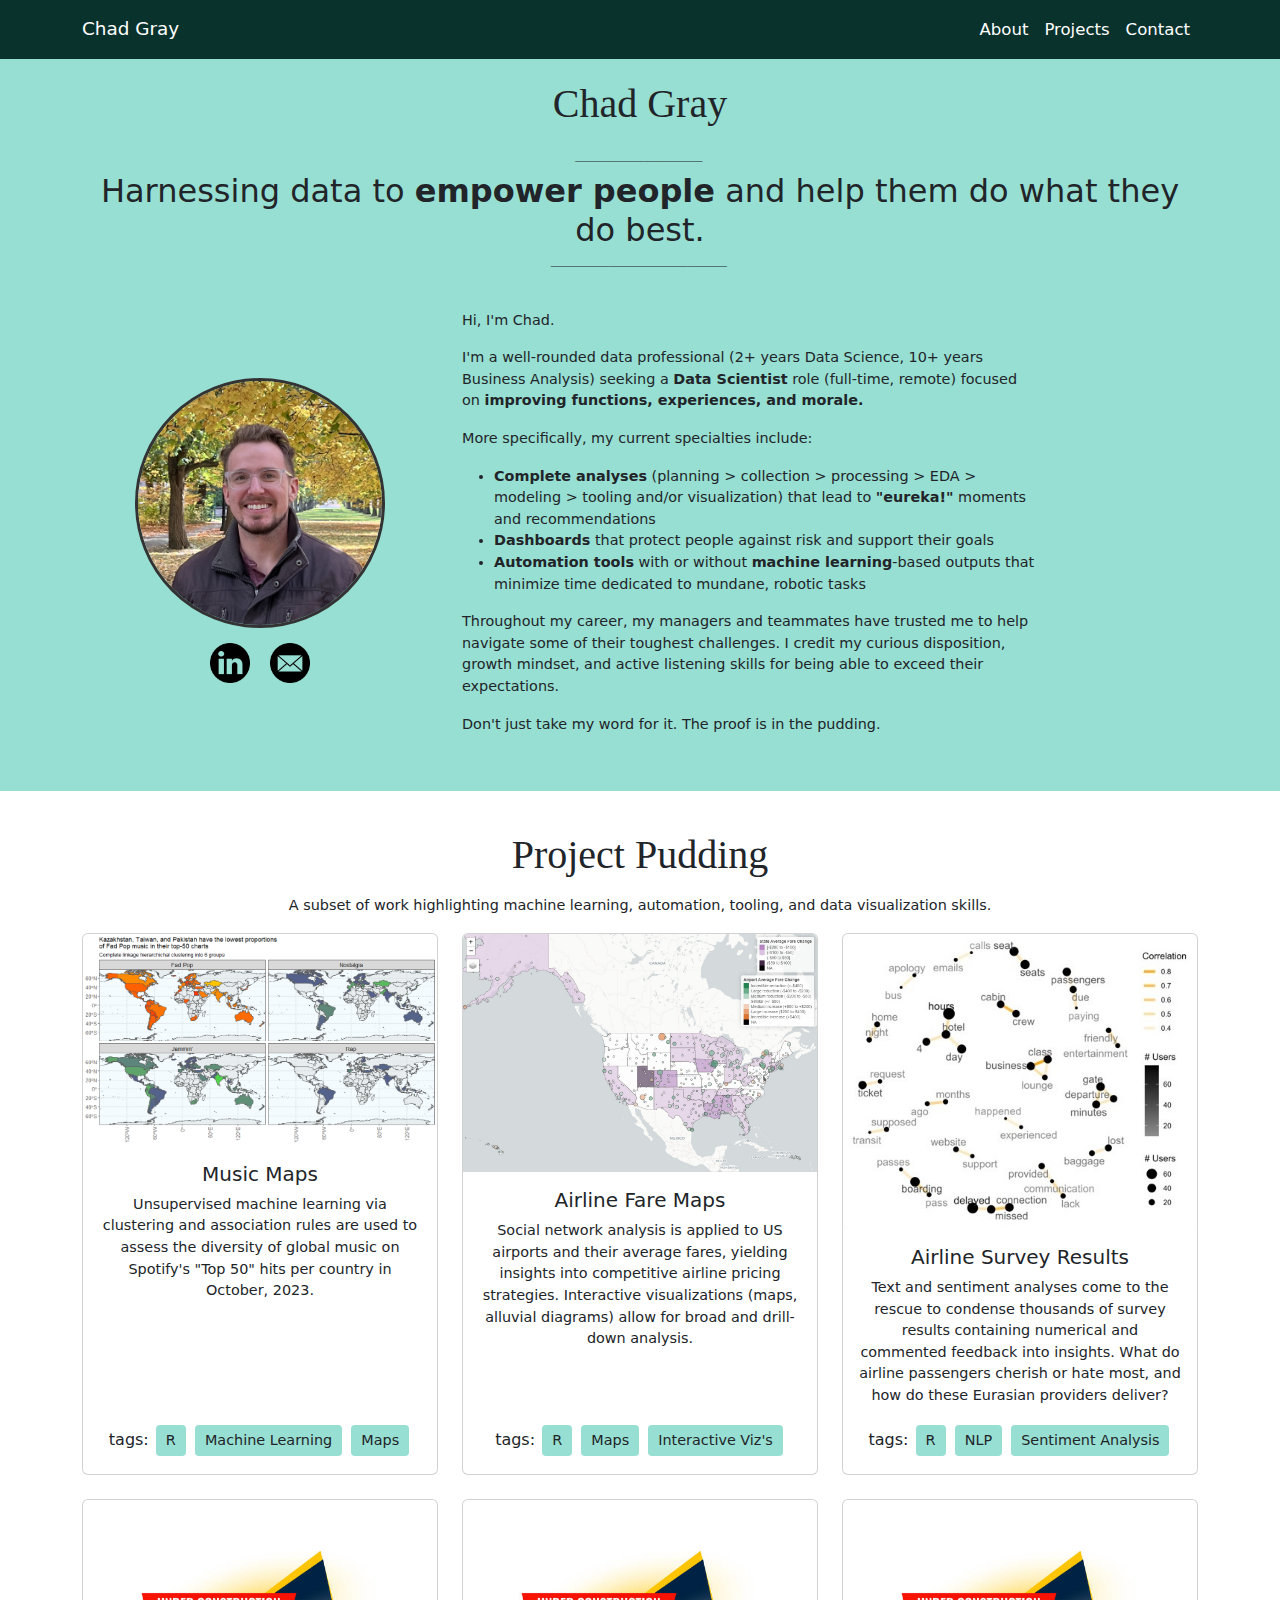
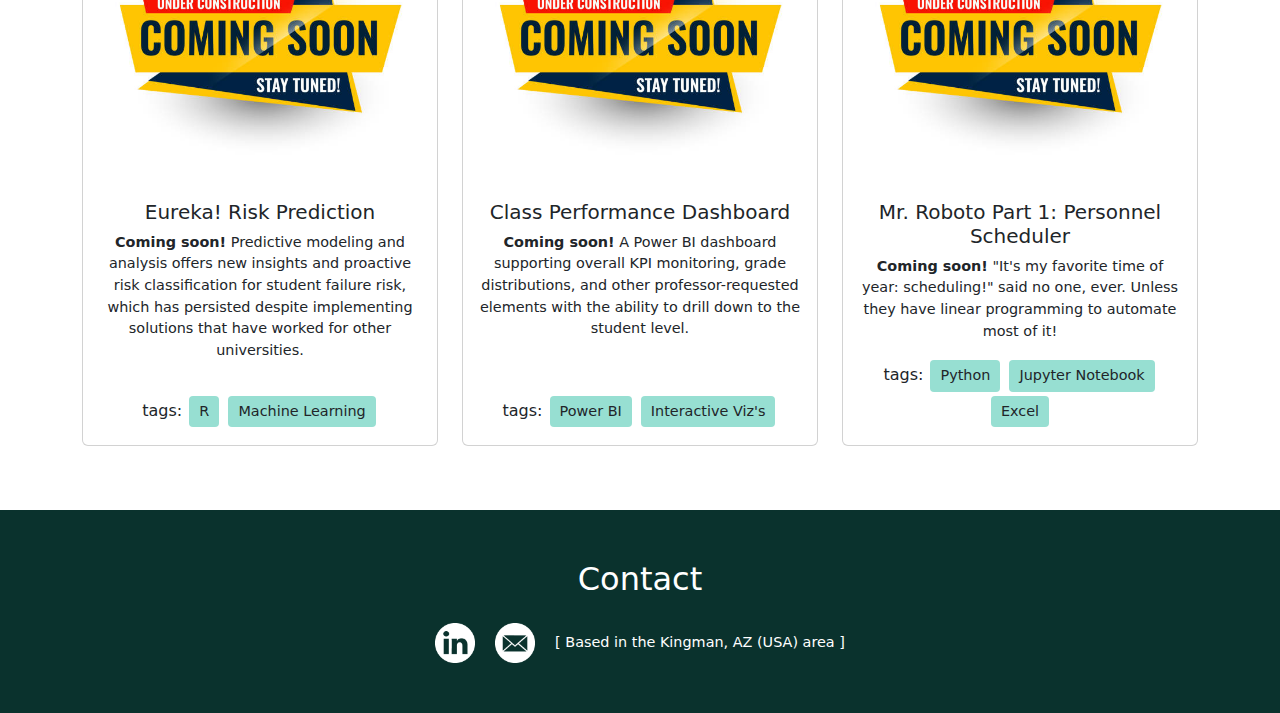
<file: index.html>
<!DOCTYPE html>
<html lang="en">
<head>
  <meta charset="UTF-8" />
  <meta name="viewport" content="width=device-width, initial-scale=1.0" />
  <title>Chad Gray Portfolio</title>
  <!-- Bootstrap CSS -->
  <link rel="stylesheet" href="https://cdn.jsdelivr.net/npm/bootstrap@5.3.0/dist/css/bootstrap.min.css">
  <link rel="stylesheet" href="project_style.css"> <!-- reference the master styling -->
  
  <style>  
    /* Custom styles for the About section */
    #about {
      padding: 80px 0 40px;
	  background: rgba(151, 223, 210, 1);
    }
    .about-avatar {
      width: 250px;
      height: 250px;
      object-fit: cover;
	    border-radius: 50%;
      border: 3px solid #333;
    }	
  </style>
</head>



<body>

	<!-- Nav Bar -->
	<div id='header'></div>

  <!-- About Section -->
  <section id="about">
    <div class="container">
      <!-- Large centered headline -->
      <h1 class="text-center mb-4">Chad Gray</h1>
	  <p class="style-line">_____________</p>
	  <p></p>
	  <h2 class='text-center'>Harnessing data to <b>empower people</b> and help them do what they do best.</h2>
	  
	  <p class="style-line">__________________</p>
	  <br><br>
	  <div class="row align-items-center">
	  
		  <!-- Profile pic and icons on left -->
		  <div class="col-md-4 text-center"> <!-- text-md-left -->
			  <img
				src="images/projects/profile.png"
				alt="Profile Picture"
				class="about-avatar"
			  />
		  
		  <!-- Contact icons (linkedin and email) -->
			  <div class='about-icons'>
				<a href='https://www.linkedin.com/in/chad-gray-55aaa251/' target='_blank'>
					<img src='icons/linkedin.png' alt='linkedin'>
				</a>
				<a href='mailto:chadgray@buffalo.edu'>
					<img src='icons/envelope4.png' alt='email'>
				</a>
			  </div>
		  </div>
      
		  <!-- Text on right -->
		  <div class="about-text">
			<p>Hi, I'm Chad.</p>
			<p>I'm a well-rounded data professional (2+ years Data Science,
			  10+ years Business Analysis) seeking a <b>Data Scientist</b> role (full-time, remote)
			  focused on <b>improving functions, experiences, and morale.</b></p>
			<p>
			  More specifically, my current specialties include:
			  <ul class="text-left" style="list-style-position: inside;">
				  <li> <b>Complete analyses</b> (planning > collection > processing > EDA > modeling > tooling and/or visualization)
				    that lead to <b>"eureka!"</b> moments and recommendations</li>
				  <li> <b>Dashboards</b> that protect people against risk and support their goals </li>
				  <li> <b>Automation tools</b> with or without <b>machine learning</b>-based outputs
				  that minimize time dedicated to mundane, robotic tasks </li>
			  </ul>
			</p>	  
			<p>Throughout my career, my managers and teammates have trusted me to help navigate some of their
			  toughest challenges. I credit my curious disposition, growth mindset, and active listening skills for
			  being able to exceed their expectations.</p>
			
			<p>Don't just take my word for it. The proof is in the pudding.</p>
		  </div>
	  </div>
    </div>
  </section>






 <section id="projects">
    <div class="container text-center">
      <!-- Centered heading for the Projects section -->
      <h1 class="mb-3">Project Pudding</h1>
      
	    <div class="content">
			<p>A subset of work highlighting machine learning, automation, tooling, and data visualization skills.</p>
	    </div>
		
      <!-- Bootstrap row for project cards -->
      <div class="row justify-content-center">
        

		
		
		
		<!-- 4th Project Card -->
        <div class="col-md-4 mb-4">
		<a href='music_maps.html' class='text-decoration-none text-reset'> <!-- new add for hover -->
          <div class="card h-100">
			<div class='card-img-container'> <!-- new add for hover -->
				<img
				  src="images/projects/spotify/cover.png"
				  class="card-img-top"
				  alt="Spotify Music"
				/>
				<div class='overlay'></div> <!-- new add for hover -->
			</div> <!-- this here ensures the overlay only pertains to the image -->
            <div class="card-body d-flex flex-column">
              <h5 class="card-title">Music Maps</h5>
              <p class="card-text">
			    Unsupervised machine learning via clustering and association rules
				are used to assess the diversity of global music
				on Spotify's "Top 50" hits per country in October, 2023.
              </p>
				<div class="mt-auto">tags:
				  <span class="skill-box">R</span>
				  <span class="skill-box">Machine Learning</span>
				  <span class="skill-box">Maps</span>
				</div>
              </div>
            </div>
		</a>
        </div>
		
		
		<!-- 5th Project Card -->
        <div class="col-md-4 mb-4">
		<a href='airline_fare_maps.html' class='text-decoration-none text-reset'> <!-- new add for hover -->
          <div class="card h-100">
			<div class='card-img-container'>
				<img
				  src="images/projects/airline_network/cover.jpg"
				  class="card-img-top"
				  alt="Airline Fare Changes (map)"
				/>
				<!-- <div class='overlay'></div> --> <!-- new add for hover effect -->
			</div> <!-- this here ensures the overlay only pertains to the image -->
            <div class="card-body d-flex flex-column">
              <h5 class="card-title">Airline Fare Maps</h5>
              <p class="card-text">								
                Social network analysis is applied to US airports and their average fares, 
				yielding insights into competitive airline pricing strategies. 
				Interactive visualizations (maps, alluvial diagrams) allow for broad and drill-down analysis.
              </p>
				<div class="mt-auto">tags:
				  <span class="skill-box">R</span>
				  <span class="skill-box">Maps</span>
				  <span class="skill-box">Interactive Viz's</span>
				</div>
              </div>
            </div>
		</a>
        </div>
		
		
		<!-- 6th Project Card -->
        <div class="col-md-4 mb-4">
		<a href='airline_survey_results.html' class='text-decoration-none text-reset'> <!-- new add for hover -->
          <div class="card h-100">
			<div class='card-img-container'> <!-- new add for hover -->
				<img
				  src="images/projects/airline_nlp/cover2.jpg"
				  class="card-img-top"
				  alt="Airline Survey Reviews"
				/>
				<!-- <div class='overlay'></div> <!-- new add for hover -->
			</div> <!-- this here ensures the overlay only pertains to the image -->
            <div class="card-body d-flex flex-column">
              <h5 class="card-title">Airline Survey Results</h5>
              <p class="card-text">
                Text and sentiment analyses come to the rescue to condense thousands of survey results
				containing numerical and commented feedback into insights. What do airline passengers cherish or hate
				most, and how do these Eurasian providers deliver?
              </p>
				<div class="mt-auto">tags:
				  <span class="skill-box">R</span>
				  <span class="skill-box">NLP</span>
				  <span class="skill-box">Sentiment Analysis</span>
				</div>
            </div>
			  
			  
          </div>
		</a>
        </div>
		
		
		
				<!-- First Project Card -->
        <div class="col-md-4 mb-4">
			<!-- <a href=https://example.com/project1" class="text-decoration-none text-reset"> <!-- clickable card. Edit link. -->
			  <div class="card no-hover h-100">
				  <div class="card-img-container"> <!-- src="images/projects/risk_prediction/cover.jpg" -->
					<img
					  src="images/projects/under_construction2.jpg"
					  class="card-img-top"
					  alt="Eureka! Risk Prediction"
					/>
					<!-- <div class="overlay"></div> -->
				  </div>
				<div class="card-body d-flex flex-column">
				  <h5 class="card-title">Eureka! Risk Prediction</h5>
				  <p class="card-text">
				  <b>Coming soon!</b>
				  
					Predictive modeling and analysis offers new insights and proactive risk classification for student failure risk,
					which has persisted despite implementing solutions that have worked for other universities.
				  </p>
				  <!-- Button links at the bottom -->
				  <!-- <div class="mt-auto"> -->
					<!-- replace href="#" with the actual URL -->
					<!-- change the class to customize button, i.e. btn-info, btn-success -->
					<!-- <a href="#" class="btn btn-primary">Blog Post</a> -->
					<!-- <a href="#" class="btn btn-secondary">Source Code</a> -->
					
					<!-- Skill textboxes -->
					<div class="mt-auto">tags:
					  <span class="skill-box">R</span>
					  <span class="skill-box">Machine Learning</span>
					</div>
					
				</div>
			  </div>
			<!-- </a> -->
        </div>
        
        <!-- Second Project Card -->
        <div class="col-md-4 mb-4">
		<!-- <a href='https://example.com/project2' class='text-decoration-none text-reset'> <!-- new add for hover -->
          <div class="card no-hover h-100">
			<div class='card-img-container'> <!-- new add for hover src="images/projects/dashboard_tbd/under_construction.jpg" --> 
				<img
				  src="images/projects/under_construction2.jpg"
				  class="card-img-top"
				  alt="Coming Soon! Education Dashboard"
				/>
				<!-- <div class='overlay'></div> <!-- new add for hover -->
			</div> <!-- this here ensures the overlay only pertains to the image -->
            <div class="card-body d-flex flex-column">
              <h5 class="card-title">Class Performance Dashboard</h5>
              <p class="card-text">
                <b>Coming soon!</b>
				A Power BI dashboard supporting overall KPI monitoring,
				grade distributions, and other professor-requested elements with the ability
				to drill down to the student level.
              </p>
				<div class="mt-auto">tags:
				  <span class="skill-box">Power BI</span>
				  <span class="skill-box">Interactive Viz's</span>
				</div>
              </div>
            </div>
		<!-- </a> -->
        </div>
        
        
        <!-- Third Project Card -->
        <div class="col-md-4 mb-4">
		<!-- <a href='https://example.com/project3' class='text-decoration-none text-reset'> -->
          <div class="card no-hover h-100">
		  <div class='card-img-container'> <!-- new add for hover src="images/projects/scheduler/cover.jpg"-->
            <img
			  src="images/projects/under_construction2.jpg"
              class="card-img-top"
              alt="Mr. Roboto Pt1: Personnel Scheduler"
            />
			<!-- <div class="overlay"></div> -->
		  </div>
            <div class="card-body d-flex flex-column">
              <h5 class="card-title">Mr. Roboto Part 1: Personnel Scheduler</h5>
              <p class="card-text">
			  <b>Coming soon!</b>
			  
                "It's my favorite time of year: scheduling!" said no one, ever. 
				Unless they have linear programming to automate most of it!
              </p>
				 <!-- Skill textbox -->
                <div class="mt-auto">tags:
                  <span class="skill-box">Python</span>
				  <span class="skill-box">Jupyter Notebook</span>
				  <span class="skill-box">Excel</span>
                </div>
				
              </div>
          </div>
		  <!-- </a> -->
        </div>
		
	</div><!-- End of row -->
	</div><!-- End of container -->
 </section>
 
 
 <!-- contact information -->
 <div id='footer'></div>
 
<!-- JavaScript to pull navbar and contact footer data -->
<script>
	// Bootstrap should only initialize AFTER the header and footer fully load, to ensure hamburger function.
	fetch('navbar.html')
		.then(response => response.text())
		.then(data => {
			document.getElementById("header").innerHTML = data;
			
			//Now reinitialize bootstrap
			const script = document.createElement('script');
			script.src = 'https://cdn.jsdelivr.net/npm/bootstrap@5.3.0/dist/js/bootstrap.bundle.min.js';
			script.defer = true;
			document.body.appendChild(script);
		});
		
	fetch('footer.html')
		.then(response => response.text())
		.then(data => document.getElementById('footer').innerHTML = data);
</script>

</body>
</html>
</file>
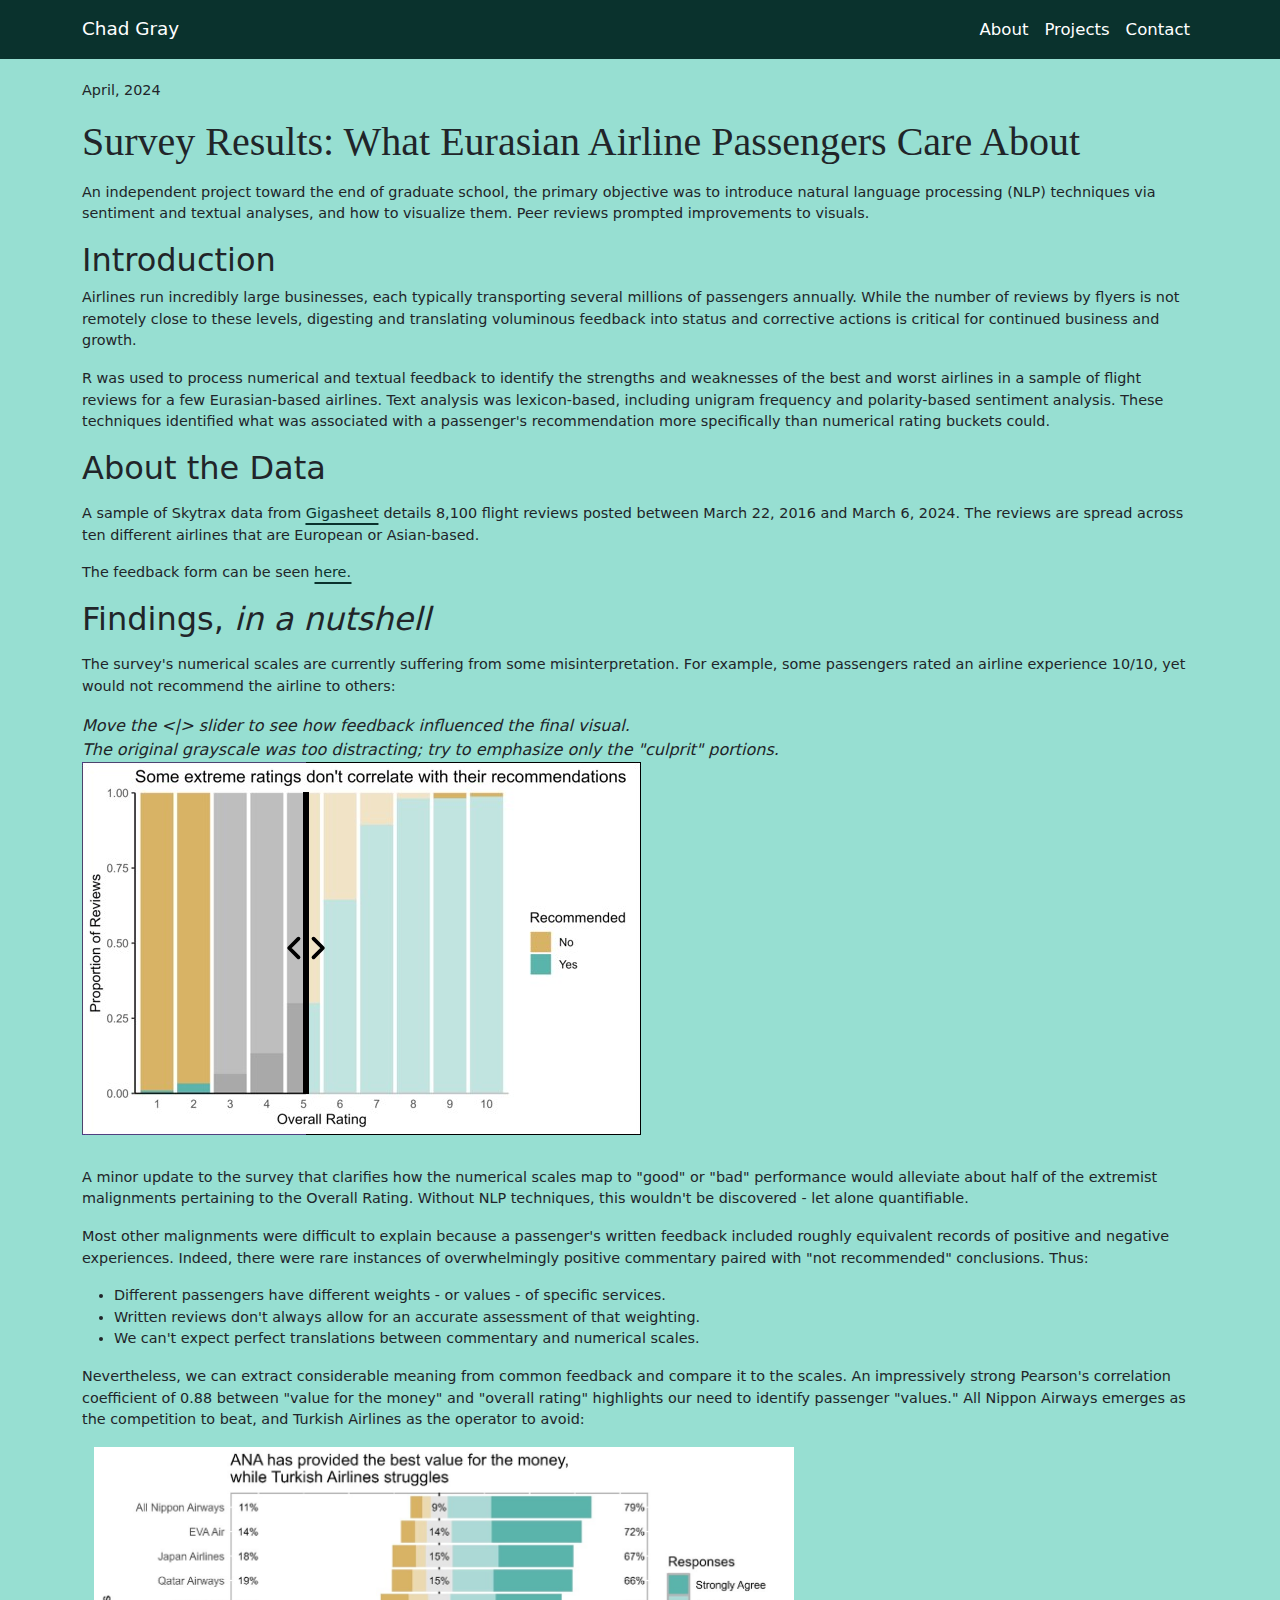
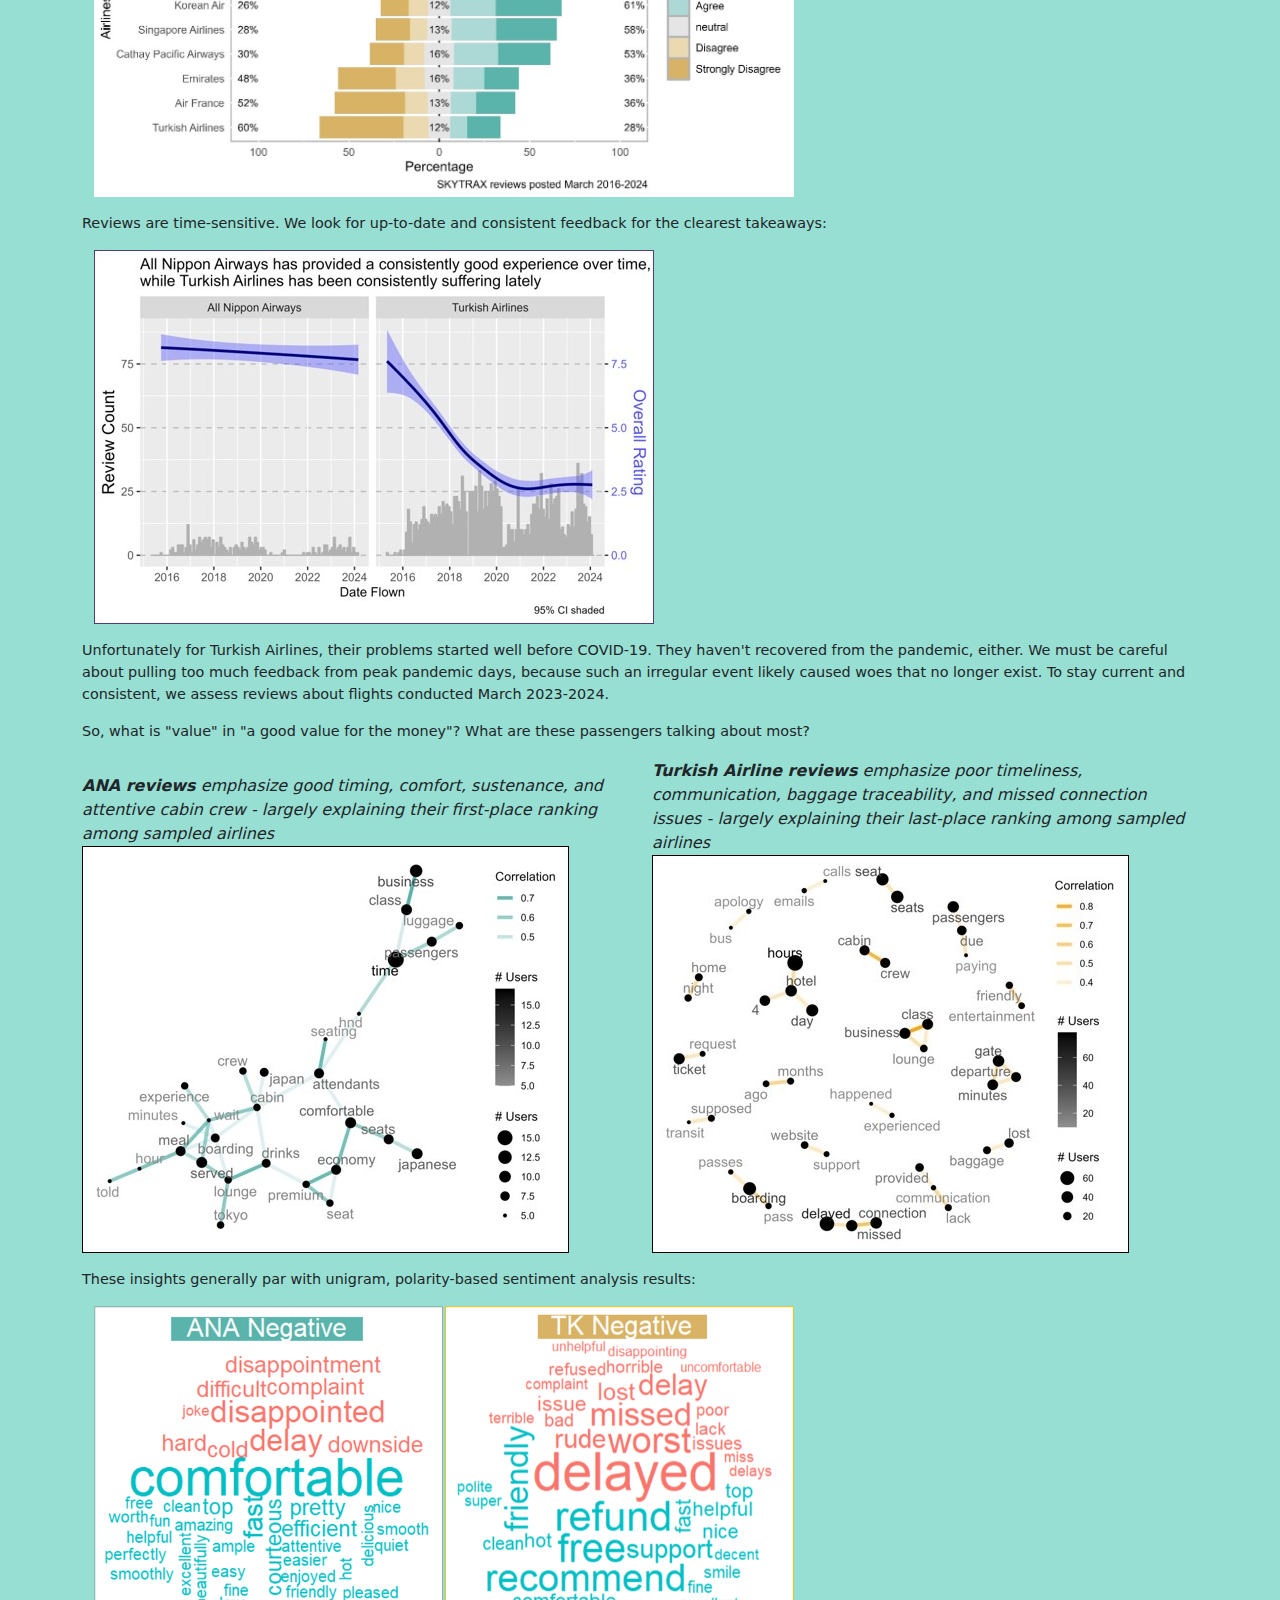
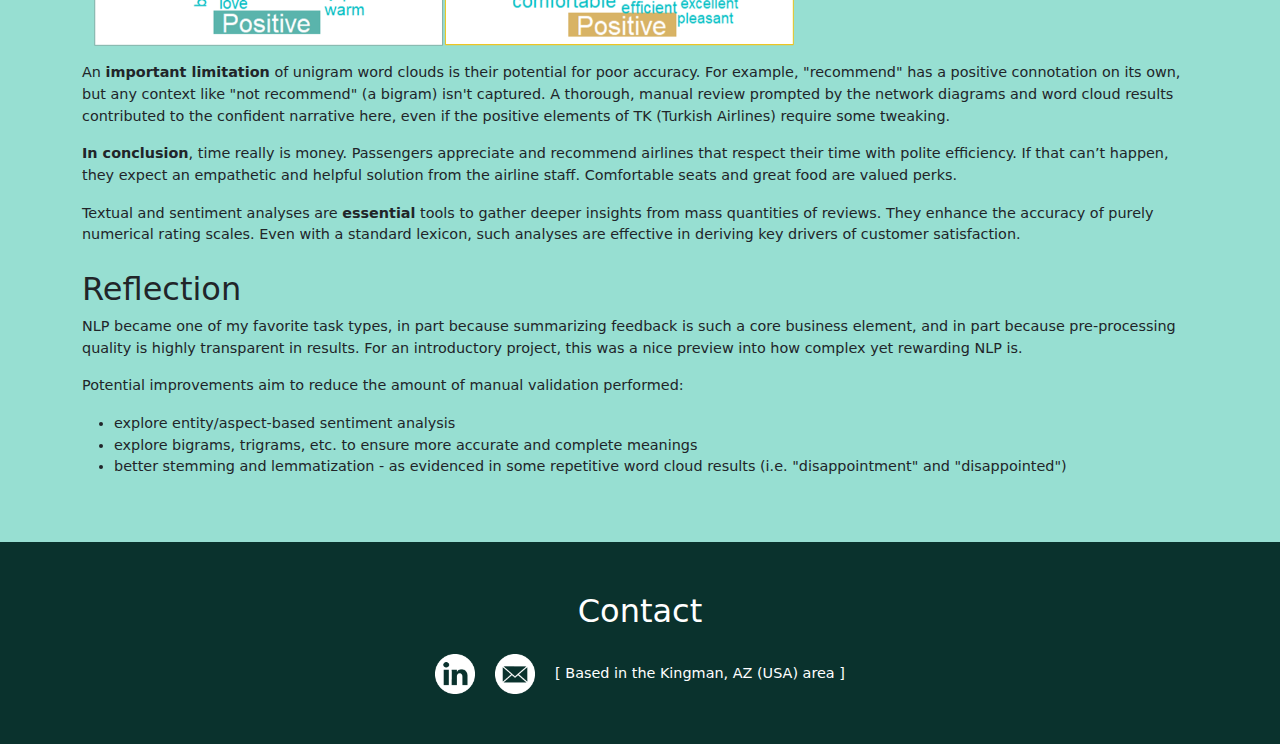
<file: airline_survey_results.html>
<!DOCTYPE html>
<html lang="en">
<head>
  <meta charset="UTF-8" />
  <meta name="viewport" content="width=device-width, initial-scale=1.0" />
  <title>Project: Airline Survey NLP</title>
  <!-- Bootstrap CSS -->
  <link rel="stylesheet" href="https://cdn.jsdelivr.net/npm/bootstrap@5.3.0/dist/css/bootstrap.min.css">
  
  <link rel="stylesheet" href="project_style.css"> <!-- reference the master styling -->
  
  <style>
	.image-comparison {
	  /* max-width: 100%; */
	  width: 100%;
	  margin-bottom: 2rem;
	  overflow: hidden;
	}
	.image-comparison img {
	  width: 100%;
	  height: 100%;
	  object-fit: cover;
	  object-position: left;
	}
	.image-comparison .images-container {
	  position: relative;
	  display: inline-block;
	}
	.image-comparison .images-container .before-image {
	  position: absolute;
	  top: 0;
	  width: 40%; /* default position of slider */
	}
	.image-comparison .slider {
	  position: absolute;
	  inset: 0;
	  width: 100%;
	  cursor: ew-resize;
	  opacity: 0; /* we want our own slider, so hide this */
	  z-index: 4;
	}
	.image-comparison .slider-line {
	  position: absolute;
	  top: 8.25%;
	  bottom: 11%;
	  width: 6px;
	  background: #000;
	  left: 40%;
	  transform: translateX(-50%); /* an adjustment to get the line exactly in center */
	  z-index: 4;
	}
	.image-comparison .slider-icon {
	  position: absolute;
	  left: 40%;
	  top: 50%;
	  width: 60px;
	  height: 60px;
	  color: #000;
	  transform: translate(-50%, -50%) rotateZ(90deg);
	  z-index: 4;
	}
  </style>

</head>


<body>

	<div id='header'></div>
	
	<main>
	
	<section id='project'>
	<div class="container-fluid text-left mb-4"> <!-- container of containers -->

		  <div class="container-md mb-4">
			  <p>April, 2024</p>
			  <h1 class="mb-3">Survey Results: What Eurasian Airline Passengers Care About</h1>
				<p>An independent project toward the end of graduate school, the primary objective was to introduce 
				natural language processing (NLP) techniques via sentiment and textual analyses, 
				and how to visualize them. Peer reviews prompted improvements to visuals.</p>
				<div class="content">
					<h2>Introduction</h2>
					
					<p>Airlines run incredibly large businesses, each typically transporting several millions of 
					passengers annually. While the number of reviews by flyers is not remotely close to these levels,
					digesting and translating voluminous feedback into status and corrective actions is critical for 
					continued business and growth.</p>
					
					<p>R was used to process numerical and textual feedback to identify the strengths and weaknesses 
					of the best and worst airlines in a sample of flight reviews for a few Eurasian-based airlines. Text 
					analysis was lexicon-based, including unigram frequency and polarity-based sentiment analysis. 
					These techniques identified what was associated with a passenger's recommendation more specifically
					than numerical rating buckets could.</p>
				</div>
			 
			<!-- About the Data --> 
			  <h2 class="mb-3">About the Data</h2>
				<div class="content">
					<p>A sample of Skytrax data from 
						<a href='https://www.gigasheet.com/sample-data/airline-reviews-datasetcsv'
							target="_blank" 
							rel="noopener noreferrer"
							class='weblink'>Gigasheet</a>
					details 8,100 flight reviews posted between March 22, 2016 and March 6, 2024.
					The reviews are spread across ten different airlines that are European or Asian-based.</p>
					
					<p>The feedback form can be seen  
						<a href='https://www.airlinequality.com/write-a-review/?type=airline'
							target='_blank'
							rel='noopener noreferrer'
							class='weblink'>here.</a>
					</p>
				</div>

			<!-- Findings -->
			  <h2 class='mb-3'>Findings, <i>in a nutshell</i></h2>
				<!-- <div class="content"> -->
					<p>The survey's numerical scales are currently suffering from some misinterpretation. For example,
					some passengers rated an airline experience 10/10, yet would not recommend the airline to others:</p>
					
					<i>Move the <|> slider to see how feedback influenced the final visual.<br>
					   The original grayscale was too distracting; try to emphasize only the "culprit" portions.</i> 					
					<div class="image-comparison">
					  <div class="images-container">
						<img 
							class='before-image'
							src="images/projects/airline_nlp/ratings_v_recommendations_orig.jpg" 
							alt='before'
							width="100%" height='100%'>
						<img 
							class='after-image'
							src="images/projects/airline_nlp/ratings_v_recommendations_new.jpg" 
							alt='after'
							width="100%" height='100%'>
							
						<div class='slider-line'></div>
						<div class='slider-icon'>
						  <svg 
							xmlns="http://www.w3.org/2000/svg" 
							fill="none" 
							viewBox="0 0 24 24" 
							stroke-width="1.5" 
							stroke="currentColor" 
							class="size-6">
							<path 
								stroke-linecap="round" 
								stroke-linejoin="round" 
								d="M8.25 15 12 18.75 15.75 15m-7.5-6L12 5.25 15.75 9" 
							/>
						  </svg>
						</div>
						
						<input type='range' class='slider' min='0' max='100' />
						
					  </div>
					</div>
					
					<p>A minor update to the survey that clarifies how the numerical scales map to "good" or "bad"
						performance would alleviate about half of the extremist malignments pertaining to the 
						Overall Rating. Without NLP techniques, this wouldn't be discovered - let alone quantifiable.</p>

					<p>Most other malignments were difficult to explain because a passenger's written feedback 
					included roughly equivalent records of positive and negative experiences. Indeed, there were
					rare instances of overwhelmingly positive commentary paired with "not recommended" conclusions. 
					Thus:
						<ul><li>Different passengers have different weights - or values - of specific services.</li>
							<li>Written reviews don't always allow for an accurate assessment of that weighting.</li>
							<li>We can't expect perfect translations between commentary and numerical scales.</ul>
					
					<p>Nevertheless, we can extract considerable meaning from common feedback and compare it to the scales.
					   An impressively strong Pearson's correlation coefficient of 0.88 between "value for the money" and 
					   "overall rating" highlights our need to identify passenger "values." 
					   All Nippon Airways emerges as the competition to beat, and Turkish Airlines 
					   as the operator to avoid: </p>
					
					<div class='container-md mb-3'>
						<img src='images/projects/airline_nlp/5p_hedonic.jpg'
							alt='5-point hedonic scale'
							width='700px'
						>
					</div>
					
					<p>Reviews are time-sensitive. We look for up-to-date and consistent feedback for the 
					clearest takeaways:</p>
					
					<div class='container-md mb-3'>
						<img src='images/projects/airline_nlp/time_sensitivity.jpg'
							alt='Timespan for feedback'
						>
					</div>
					
					<p>Unfortunately for Turkish Airlines, their problems started well before COVID-19. They haven't
					   recovered from the pandemic, either. We must be careful about pulling too much feedback 
					   from peak pandemic days, because such an irregular event likely caused woes that no longer exist. 
					   To stay current and consistent, we assess reviews about flights conducted March 2023-2024.</p>
					   
					<p>So, what is "value" in "a good value for the money"? What are these passengers talking about most?</p>
					
					<div class="row align-items-end"> <!-- the row -->
						<!-- Pre-feedback side by side with post-feedback state balance viz -->
						<div class="col-md mb-3">
							<b><i>ANA reviews</i></b>
							<i>emphasize good timing, comfort, sustenance, and attentive cabin crew - largely explaining
							their first-place ranking among sampled airlines</i><br>
							<img src='images/projects/airline_nlp/ana_network.jpg' 
								 alt='ANA network diagram of unigrams'>
						</div>
						<div class="col-md mb-3">
							<b><i>Turkish Airline reviews</i></b>
							<i>emphasize poor timeliness, communication, baggage traceability, and missed connection issues - 
							largely explaining their last-place ranking among sampled airlines</i><br>
							<img src='images/projects/airline_nlp/ta_network.jpg' 
								 alt='Updated visual of balancing increases with decreases'>
						</div>
					</div>
					
					<p>These insights generally par with unigram, polarity-based sentiment analysis results:</p>
					
					<div class='container-md mb-3'>
						<img src='images/projects/airline_nlp/cover.png' 
							 alt='Sentiment Analysis Wordclouds'
							 width='700px'>
					</div>
					
					<p>An <b>important limitation</b> of unigram word clouds is their potential for poor accuracy.
					For example, "recommend" has a positive connotation on its own, but any context like "not recommend"
					(a bigram) isn't captured. A thorough, manual review prompted by the network diagrams and word 
					cloud results contributed to the confident narrative here, even if the positive elements of TK (Turkish 
					Airlines) require some tweaking.</p>
					
					<p><b>In conclusion</b>, time really is money. Passengers appreciate and recommend airlines
					that respect their time with polite efficiency. If that can’t happen, they expect an empathetic 
					and helpful solution from the airline staff. Comfortable seats and great food are valued perks.</p>
					
					<p>Textual and sentiment analyses are <b>essential</b> tools to gather deeper insights from
					mass quantities of reviews. They enhance the accuracy of purely numerical rating scales.
					Even with a standard lexicon, such analyses are effective in deriving key drivers of customer
					satisfaction.</p>
					
				</div> <!-- End narrower alignment -->

			<div class='container-md mb-4'>		
				<h2>Reflection</h2>
				<p>NLP became one of my favorite task types, in part because summarizing feedback is such a core business 
				element, and in part because pre-processing quality is highly transparent in results.  
				   For an introductory project, this was a nice preview into how complex yet rewarding NLP is.</p>
				   
				<p>Potential improvements aim to reduce the amount of manual validation performed:</p>
				
					<ul><li>explore entity/aspect-based sentiment analysis</li>
						<li>explore bigrams, trigrams, etc. to ensure more accurate and complete meanings</li>
						<li>better stemming and lemmatization - as evidenced in some repetitive word cloud results
						(i.e. "disappointment" and "disappointed") </li>
					</ul>
						
			</div> <!-- End Findings -->
		
			
	</div>
	</section>
	</main>
	
	<div id='footer'></div>
	

	<!-- JS for sliders -->
	<script>
		const slider = document.querySelector('.image-comparison .slider');
		const beforeImage = document.querySelector('.image-comparison .before-image');
		const sliderLine = document.querySelector('.image-comparison .slider-line');
		const sliderIcon = document.querySelector('.image-comparison .slider-icon');
	  
		slider.addEventListener('input', (e) => {
			let sliderValue = e.target.value + '%';
			
			beforeImage.style.width = sliderValue;
			sliderLine.style.left = sliderValue;
			sliderIcon.style.left = sliderValue;
		});
	
	</script>
	
	<!-- JS to pull navbar and contact footer data -->
	<script>
		// Bootstrap should only initialize AFTER the header and footer fully load, to ensure hamburger function.
		fetch('navbar.html')
			.then(response => response.text())
			.then(data => {
				document.getElementById("header").innerHTML = data;
				
				//Now reinitialize bootstrap
				const script = document.createElement('script');
				script.src = 'https://cdn.jsdelivr.net/npm/bootstrap@5.3.0/dist/js/bootstrap.bundle.min.js';
				script.defer = true;
				document.body.appendChild(script);
			});
			
		fetch('footer.html')
			.then(response => response.text())
			.then(data => document.getElementById('footer').innerHTML = data);
	</script>

	
</body>
</file>
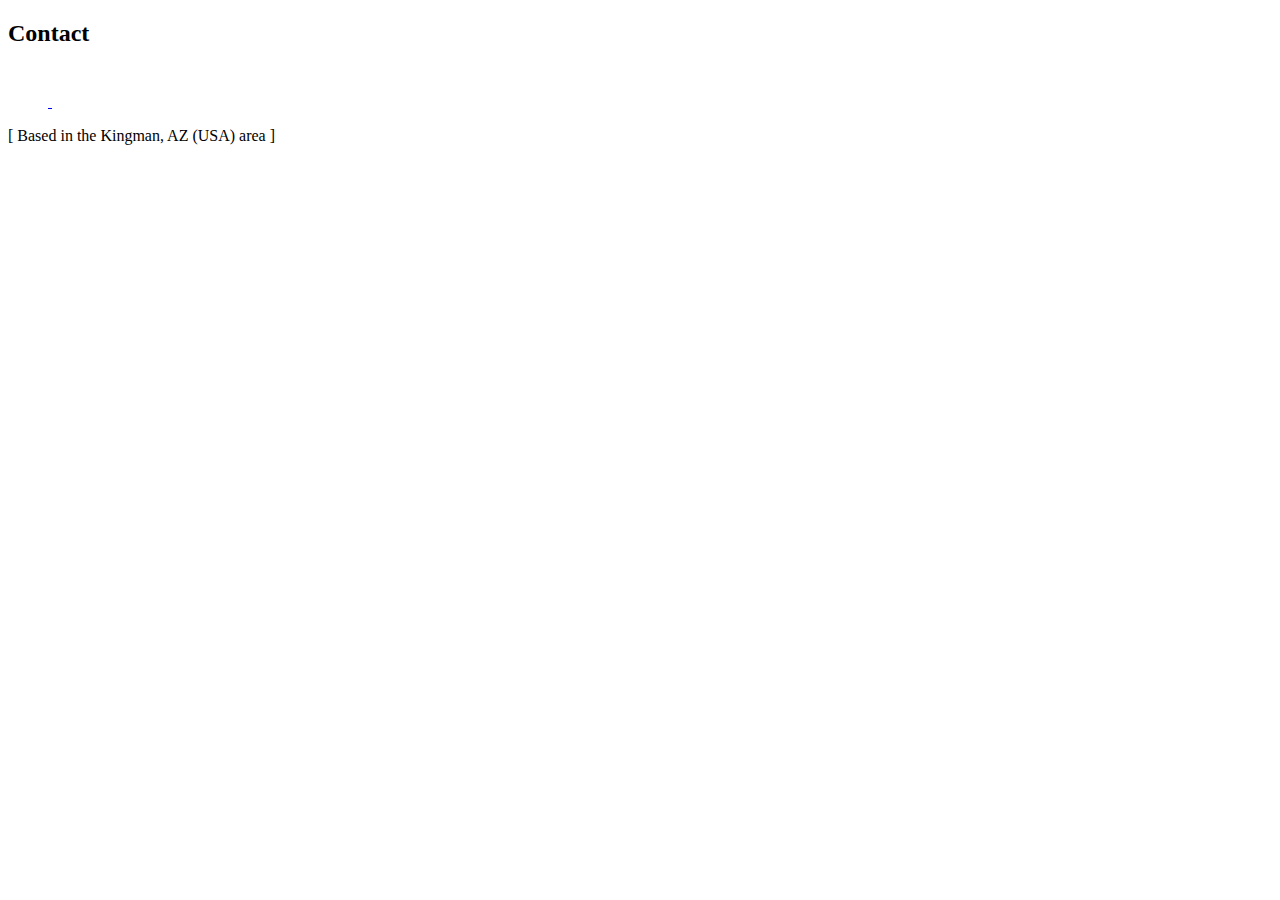
<file: footer.html>
<!DOCTYPE html>
<html lang="en">
<head>
  <meta charset="UTF-8" />
  <meta name="viewport" content="width=device-width, initial-scale=1.0" />
  <title>Project - Music Maps</title>
</head>

<body>
<!-- Contact Section -->
<section id="contact">
  <div class="container">
    <h2 class="mb-4">Contact</h2>
    <div class="contact-content">
      <!-- Icons (Website & Email) -->
      <div class="contact-icons">
		<a href='https://www.linkedin.com/in/chad-gray-55aaa251/' target='_blank'>
			<img src='icons/linkedin2.png' alt='linkedin' width='40'>
		</a>
		<a href='mailto:chadgray@buffalo.edu'>
			<img src='icons/envelope6.png' alt='email' width='40'>
		</a>
      </div>

      <!-- Contact Location -->
      <p class="mb-0">[ Based in the Kingman, AZ (USA) area ]</p>
    </div>
  </div>
</section>

</body>
</file>
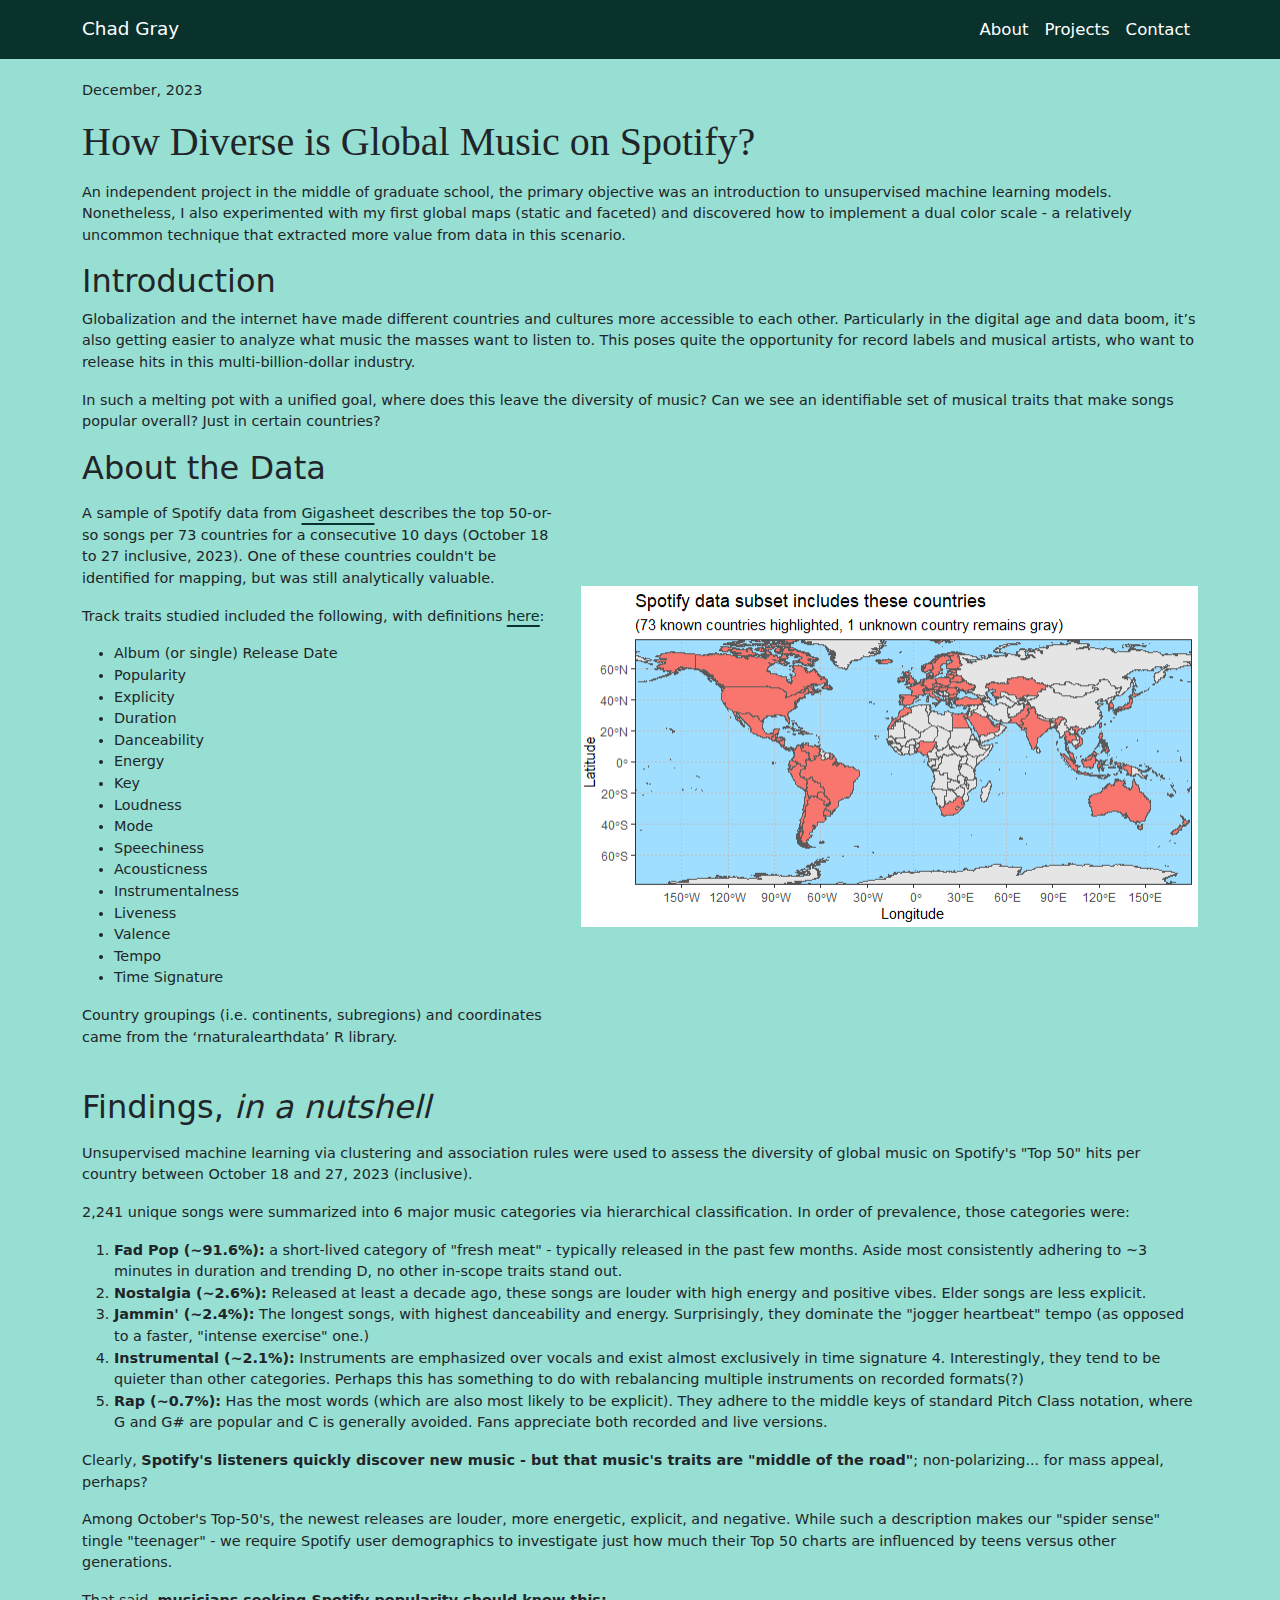
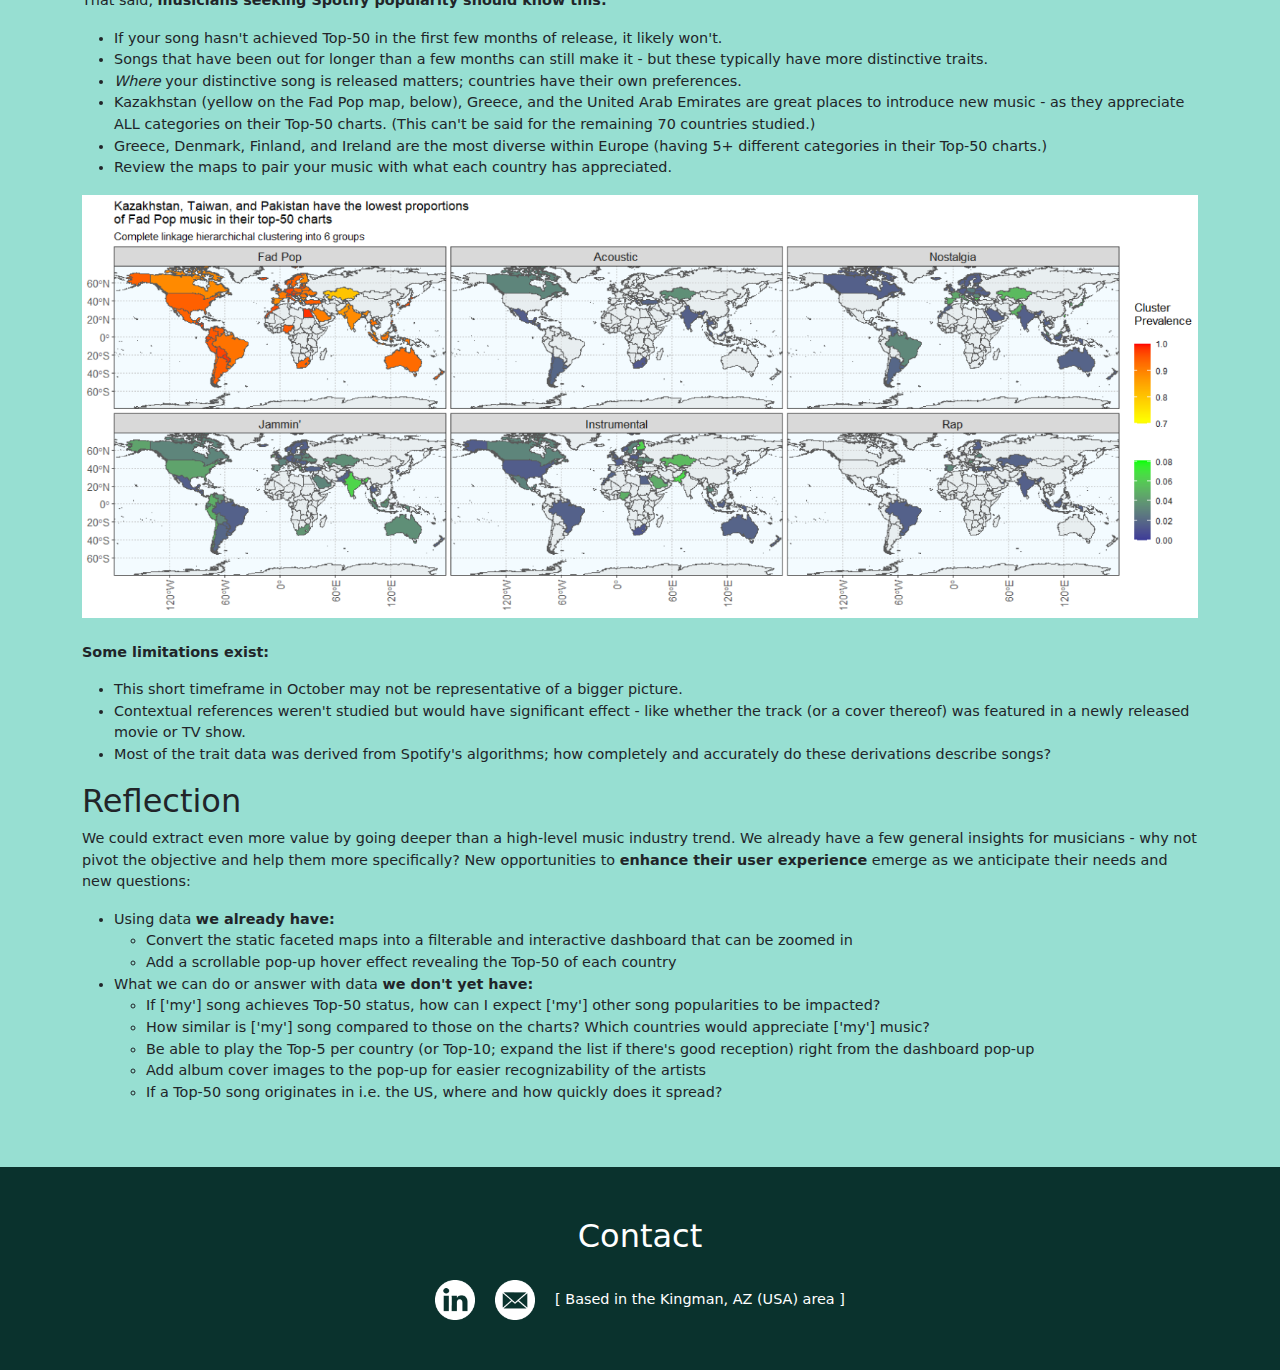
<file: music_maps.html>
<!DOCTYPE html>
<html lang="en">
<head>
  <meta charset="UTF-8" />
  <meta name="viewport" content="width=device-width, initial-scale=1.0" />
  <title>Project: Music Maps</title>
  <!-- Bootstrap CSS -->
  <link rel="stylesheet" href="https://cdn.jsdelivr.net/npm/bootstrap@5.3.0/dist/css/bootstrap.min.css">
  
  <link rel="stylesheet" href="project_style.css"> <!-- reference the master styling -->
</head>


<body>

	<div id='header'></div>
	
	<main>
	
	<section id='project'>
	<div class="container text-left mb-4"> <!-- container of containers -->
		
		  <p>December, 2023</p>
		  <h1 class="mb-3">How Diverse is Global Music on Spotify?</h1>
			<p>An independent project in the middle of graduate school, the primary objective was an introduction to unsupervised machine learning models. Nonetheless,
			I also experimented with my first global maps (static and faceted) and discovered how to implement a 
			dual color scale - a relatively uncommon technique that extracted more value from data in this scenario.</p>
			<div class="content">
				<h2>Introduction</h2>
				
				<p>Globalization and the internet have made different countries and cultures more accessible
				to each other. Particularly in the digital age and data boom, it’s also getting easier to 
				analyze what music the masses want to listen to. This poses quite the opportunity for record labels and 
				musical artists, who want to release hits in this multi-billion-dollar industry.</p>

				<p> In such a melting pot with a unified goal, 
				where does this leave the diversity of music? Can we 
				see an identifiable set of musical traits that make songs popular overall? Just in certain 
				countries?</p>
			</div>
		 
		<!-- About the Data and its accompanying viz --> 
		<div class="row justify-content-left align-items-center"> <!-- the row -->
			<div class="col-md mb-4">
			  <h2 class="mb-3">About the Data</h2>
				<div class="content">
					<p>A sample of Spotify data from 
					<a href='https://www.gigasheet.com/sample-data/top-spotify-songs-in-73-countries-daily-updated' 
					   target="_blank" 
					   rel="noopener noreferrer"
					   class='weblink'>Gigasheet</a>
					describes the top 50-or-so songs per 73 countries for a consecutive 10 days (October 18 to 27 inclusive, 2023).
					One of these countries couldn't be identified for mapping, but was still analytically valuable.</p>
					
					<p>Track traits studied included the following, with definitions 
					<a href='https://developer.spotify.com/documentation/web-api/reference/get-audio-features' 
					   target="_blank" 
					   rel="noopener noreferrer"
					   class='weblink'>here</a>:
						<ul>
							<li>Album (or single) Release Date</li>
							<li>Popularity</li>
							<li>Explicity</li>
							<li>Duration</li>
							<li>Danceability</li>
							<li>Energy</li>
							<li>Key</li>
							<li>Loudness</li>
							<li>Mode</li>
							<li>Speechiness</li>
							<li>Acousticness</li>
							<li>Instrumentalness</li>
							<li>Liveness</li>
							<li>Valence</li>
							<li>Tempo</li>
							<li>Time Signature</li>
						</ul>

					<p>Country groupings (i.e. continents, subregions) and coordinates came from the ‘rnaturalearthdata’ R library.</p>
				</div>
			</div> <!-- end column 1 -->
			
			<!-- Viz's on right -->
			<div class="col-md mb-4"> 
					<img src='images/projects/spotify/data_coverage.png' alt='Map of Data Coverage'>
			</div>
		</div> <!-- End side-by-side of About Data and its accompanying viz -->
			
		  <h2 class='mb-3'>Findings, <i>in a nutshell</i></h2>
			<div class="content">
				<p>Unsupervised machine learning via clustering and association rules
				were used to assess the diversity of global music
				on Spotify's "Top 50" hits per country between October 18 and 27, 2023 (inclusive).</p>
				
				<p>2,241 unique songs were summarized into 6 major music categories via hierarchical classification. 
					In order of prevalence, those categories were:
					<ol>
						<li><b>Fad Pop (~91.6%):</b> a short-lived category of "fresh meat" - typically released in the past few months.
						Aside most consistently adhering to ~3 minutes in duration and trending D, no other
						in-scope traits stand out.</li>
						<li><b>Nostalgia (~2.6%):</b> Released at least a decade ago, these songs are louder with high energy
							and positive vibes. Elder songs are less explicit.</li>
						<li><b>Jammin' (~2.4%):</b> The longest songs, with highest danceability and energy. Surprisingly,
							they dominate the "jogger heartbeat" tempo (as opposed to a faster, "intense exercise" one.)</li>
						<li><b>Instrumental (~2.1%):</b> Instruments are emphasized over vocals and exist almost exclusively
							in time signature 4. Interestingly, they tend to be quieter than other categories. Perhaps this has
							something to do with rebalancing multiple instruments on recorded formats(?)</li>
						<li><b>Rap (~0.7%):</b> Has the most words (which are also most likely to be explicit). They
							adhere to the middle keys of standard Pitch Class notation, where G and G# are popular and C
							is generally avoided. Fans appreciate both recorded and live versions.</li>
					</ol>
				</p>
				
				<p>Clearly, <b>Spotify's listeners quickly discover new music - but that music's traits are
				"middle of the road"</b>; non-polarizing... for mass appeal, perhaps?</p> 

				<p>Among October's Top-50's, the newest releases are louder, more energetic, explicit, and negative. 
				While such a description makes our "spider sense" tingle "teenager" - we require Spotify user demographics 
				to investigate just how much their Top 50 charts are influenced by teens versus other generations.</p>
				
				<p>That said, <b>musicians seeking Spotify popularity should know this:</b></p>
					<ul>
						<li>If your song hasn't achieved Top-50 in the first few months of release, it likely won't.</li>
						<li>Songs that have been out for longer than a few months can still make it - but these typically have
							more distinctive traits.</li>
						<li><i>Where</i> your distinctive song is released matters; countries have their own preferences.</li>
						<li>Kazakhstan (yellow on the Fad Pop map, below), Greece, and the United
							Arab Emirates are great places to introduce new music - as they appreciate
							ALL categories on their Top-50 charts. (This can't be said for 
							the remaining 70 countries studied.)</li>
						<li>Greece, Denmark, Finland, and Ireland are the most diverse within Europe (having 5+
							different categories in their Top-50 charts.)</li>
						<li>Review the maps to pair your music with what each country has appreciated.</li>
					</ul>
					
				<img src='images/projects/spotify/world_map_top50.png' 
					alt='World Map of Top-50'
					width='100%'>
				<br><br>
				
				<p><b>Some limitations exist:</b></p>
				<ul>
					<li>This short timeframe in October may not be representative of a bigger picture.</li>
					<li>Contextual references weren't studied but would have significant effect - 
						like whether the track (or a cover thereof) was featured in a newly released movie or TV show.</li>
					<li>Most of the trait data was derived from Spotify's algorithms; how completely and accurately do these
						derivations describe songs?</li>
				</ul>
				
				<h2>Reflection</h2>
				<p>We could extract even more value by going deeper than a high-level music industry trend.
				We already have a few general insights for musicians - why not pivot the objective and help
				them more specifically? New opportunities to <b>enhance their user experience</b> emerge as we 
				anticipate their needs and new questions:</p>
				
				<ul><li>Using data <b>we already have:</b></li>
					<ul><li>Convert the static faceted maps into a filterable and interactive dashboard that can be zoomed in</li>
						<li>Add a scrollable pop-up hover effect revealing the Top-50 of each country
					</ul>
					<li>What we can do or answer with data <b>we don't yet have:</b></li>
					<ul><li>If ['my'] song achieves Top-50 status, how can I expect ['my'] other song popularities to be impacted?</li>
						<li>How similar is ['my'] song compared to those on the charts? Which countries would appreciate ['my'] music?</li>
						<li>Be able to play the Top-5 per country (or Top-10; expand the list if there's good reception) right from the dashboard pop-up</li>
						<li>Add album cover images to the pop-up for easier recognizability of the artists</li>
						<li>If a Top-50 song originates in i.e. the US, where and how quickly does it spread?</li>
					</ul>
				</ul>
						
			</div> <!-- End Findings -->
		
			
	</div>
	</section>
	</main>
	
	<div id='footer'></div>
	
<!-- JavaScript to pull navbar and contact footer data -->
<script>
	// Bootstrap should only initialize AFTER the header and footer fully load, to ensure hamburger function.
	fetch('navbar.html')
		.then(response => response.text())
		.then(data => {
			document.getElementById("header").innerHTML = data;
			
			//Now reinitialize bootstrap
			const script = document.createElement('script');
			script.src = 'https://cdn.jsdelivr.net/npm/bootstrap@5.3.0/dist/js/bootstrap.bundle.min.js';
			script.defer = true;
			document.body.appendChild(script);
		});
		
	fetch('footer.html')
		.then(response => response.text())
		.then(data => document.getElementById('footer').innerHTML = data);
</script>
	
	
</body>
</file>
<file: project_style.css>
/* All sections have these properties */
	
	:root{
		--bannerTeal: rgba(10, 50, 45, 1);
		--bgTeal: rgba(151, 223, 210, 1);
	}
	
	a.weblink {
		color: var(--bannerTeal);
		display: inline-block;
		position: relative;
		text-decoration: none;
		&:before {
			background-color: var(--bannerTeal);
			content: '';
			height: 2px;
			position: absolute;
			bottom: 0px;
			left: 50%;
			transform: translateX(-50%);
			transition: width 0.3s ease-in-out;
			width: 100%;
		}
		&:hover {
			&:before {
				width:0;
			}
		}
	}
	
	body {
		font-size: 100%;
	}
	h1 {
		font-family: "Times New Roman", sans-serif;
		font-size: 2.5em;
		font-style: bold;
	}
	p {
		padding-top: 0;
		font-size: 0.9em;
	}
	
	/* on main page, the stylish lines hugging my tagline */
	.style-line { 
		font-family: "Gill Sans", sans-serif;
		font-style: italic;
		font-size: 1.1em;
		line-height: 0.25;
		margin: 0;
		text-align: center;
	}
	
	li {
		font-size: 0.9em;
		list-style-position: outside;
	}
	
/* Sticky Navigation Bar */
  .navbar {
    background-color: var(--bannerTeal);
	padding: 10px 0; /* broaden the height of the section */
  }

  .navbar a {
    color: white !important;
	font-weight: normal;
    font-size: 1.15em;
	position: relative; /* Needed for underline effect */
    text-decoration: none; /* Remove default underline */
    padding-bottom: var(--underline-gap, 6px); /* Controls distance from text */
  }

/* Underline Hover Effect */
    .navbar a::after {
		content: "";
		position: absolute;
		left: 0;
		bottom: 0;
		width: 100%;
		height: 4px; /* Thickness of the underline */
		background-color: var(--bgTeal); 
		transform: scaleX(0);
		transform-origin: left;
		transition: transform 0.3s ease-in-out;
    }
  .navbar a:hover::after {
    transform: scaleX(1);
  }

/* Navbar Fixed at Top */
  .navbar {
    position: fixed;
    width: 100%;
    top: 0;
    z-index: 1000;
  }
  
/* Align Navbar Items to the Right */
  .navbar-nav {
    margin-left: auto; /* Push items to the right */
  }

/* Prevent Section Content from Overlapping with Navbar */
  section {
    scroll-margin-top: 40px; /* Prevents content from being hidden behind navbar */
  }

/* Smooth Scrolling */
  html {
    scroll-behavior: smooth;
  }
  
  
  
/* Custom styles for the project content section */
    #project {
      padding: 80px 0 40px;
	  background: var(--bgTeal);
    }

	
	/* Icon container*/
	.about-icons {
		margin-top: 15px;
		display: flex;
		justify-content: center;
		gap: 20px;
	}
	
	/* Icon styling */
	.about-icons img{
		width: 40px;
		height: 40px;
		transition: color 0.3s ease;
	}
	.about-icons a:hover img{
		filter: brightness(0) saturate(100%) invert(70%) sepia(18%) saturate(482%) hue-rotate(120deg) brightness(95%) contrast(85%);
		/* color: rgba(151, 223, 210, 1);*/
	}
	
    .about-text {
	  text-align: left;
      max-width: 600px;
    }
	
	
	#about .ul {
	  /* list-style-type: disc; */
	  display: inline-block;
	  text-align: left;
	}
	#about .list-container {
	  font-size: 16px;
	  color: #333
	  text-align: left;
	}
	
	
	
	
	#projects {
	  padding: 40px 0;
	}
	
	/* Skill box style */
	.skill-box {
	  background-color: #97DFD2;
	  padding: 5px 10px;
	  margin: 2px;
	  border-radius: 4px;
	  font-size: 0.9em;
	  display: inline-block;
	}

	/* Card hover effect: zoom-in with overlay */
	.card {
	overflow: hidden;
	transition: transform 0.3s ease, box-shadow 0.3s ease;
	}
	
	/* Apply hover effects **only if card does NOT have .no-hover** */
	.card:not(.no-hover):hover {
	transform: translateY(-5px); /* Slight lift */
	box-shadow: 0 10px 20px rgba(0, 0, 0, 0.2);
	}

	/* Container for project image with hover effect */
	.card-img-container {
	position: relative;
	overflow: hidden;
	}

	.card-img-container img {
	transition: transform 0.4s ease;
	width: 100%;
	height: auto;
	display: block;
	}

	/* Image zoom effect */
	.card:not(.no-hover):hover .card-img-container img {
	transform: scale(1.1);
	}

	/* Gradient overlay - subtle and professional */
	.card-img-container::before {
	content: "";
	position: absolute;
	top: 0;
	left: 0;
	width: 100%;
	height: 100%;
	/* background: linear-gradient(to top right, rgba(0, 0, 255, 0.3), rgba(128, 0, 128, 0.3)); */
	opacity: 0;
	transition: opacity 0.4s ease;
	}

	.card:not(.no-hover):hover .card-img-container::before {
	opacity: 1;
	}
	
	
/* Parent container */
.comparison-container {
    position: relative;
    width: auto;
    max-width: 768px; /* Adjust as needed */
    height: auto;
    /* overflow: hidden; */
}

/* Ensures images fully overlap */
.comparison-container img {
    display: block;
    width: auto;
    height: auto;
}

.before-image {
	position: absolute;
	top: 0;
	left: 0;
	width: auto;
	height: auto;
	z-index: 1; /* Keeps it under the after image */
}

/* The after-image container (initially covers 50%) */
.img-comp-overlay {
    position: absolute;
    top: 0;
    left: 0;
    width: 50%; /* Default: reveal half */
    height: auto;
    overflow: hidden;
	z-index: 2;
}

/* The After image  inside the overlay */
.img-comp-overlay img {
    width: auto;
    height: auto;
    display: block;
	z-index: 3;
}

/* The draggable slider */
.slider {
    position: absolute;
    top: 0;
    left: 50%;
    width: 6px;
    height: 100%;
    background: rgba(161, 94, 73, 0.8);
    cursor: ew-resize;
	z-index:10;
}


	
	/* Contact Section Styling */
  #contact {
    background-color: var(--bannerTeal);
    color: white;
    padding: 50px 0;
    text-align: center;
  }

  /* Flexbox for Icon + Text Layout */
  .contact-content {
    display: flex;
    align-items: center;
    justify-content: center;
    gap: 20px;
    flex-wrap: wrap;
  }

  /* Icon Container */
  .contact-icons {
    display: flex;
    gap: 20px;
  }

  /* Custom Icon Styling */
  .contact-icons img {
    width: 40px;
    height: 40px;
    transition: filter 0.3s ease;
  }

  /* Hover Effect: Changes Color */
  .contact-icons a:hover img {
    filter: brightness(70%) saturate(100%) invert(70%) sepia(18%) saturate(482%) 
            hue-rotate(120deg) brightness(95%) contrast(85%);
  }

  /* Responsive Adjustments for mobile */
  @media (max-width: 768px) {
    .about-avatar{
	     margin-bottom: 20px;
	}
	.navbar-collapse {
		text-align: right;
	}
	.navbar-nav {
		margin-left: auto !important;
		display: flex;
		flex-direction: column;
		align-items: flex-end;
	}
    .contact-content {
      flex-direction: column;
      text-align: center;
    }
  }
</file>
